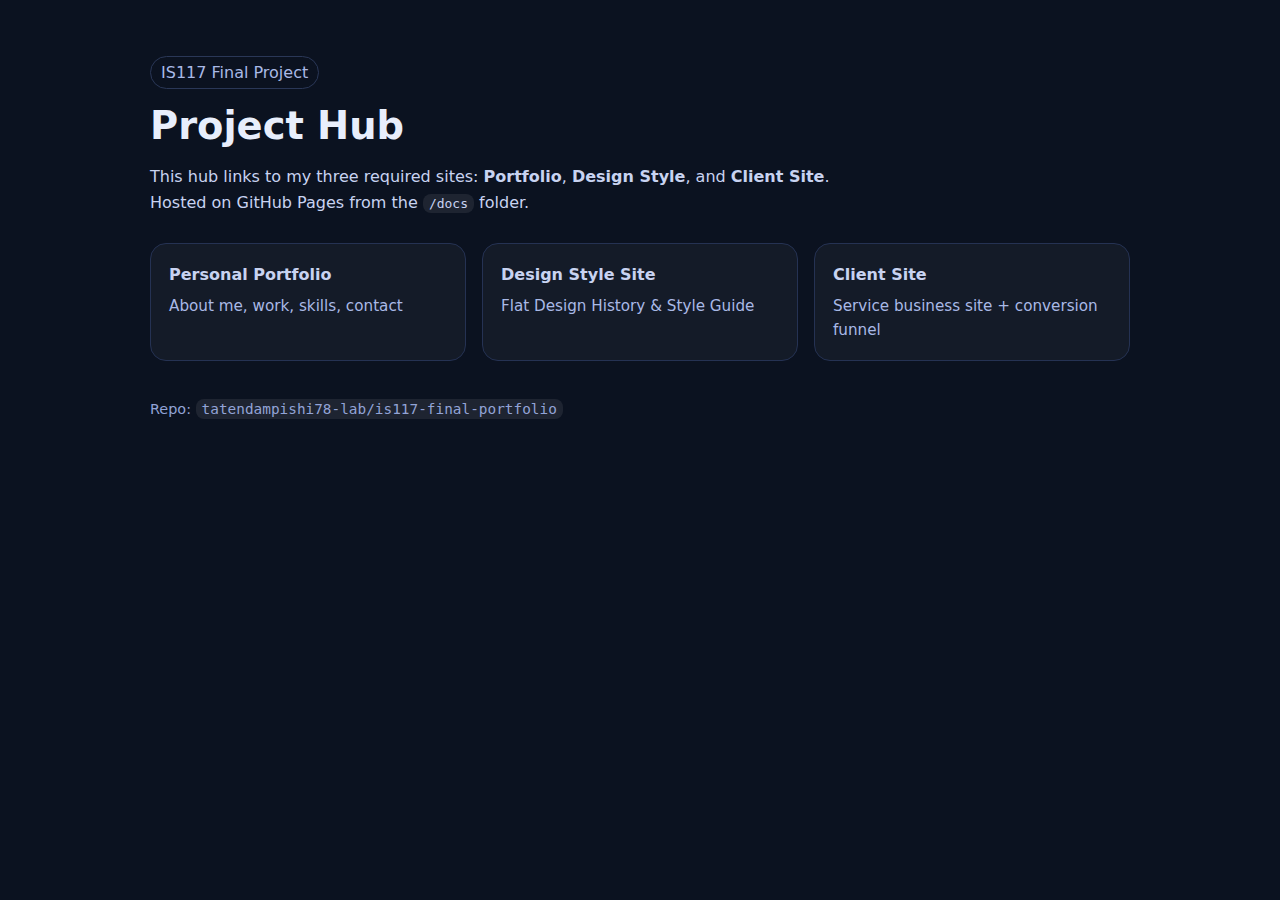
<file: docs/index.html>
<!doctype html>
<html lang="en">
<head>
<meta charset="utf-8" />
<meta name="viewport" content="width=device-width, initial-scale=1" />
<title>IS117 Final Portfolio — Hub</title>
<style>
:root { font-family: system-ui, -apple-system, Segoe UI, Roboto, Arial, sans-serif; }
body { margin: 0; background: #0b1220; color: #e8eefc; }
.wrap { max-width: 980px; margin: 0 auto; padding: 56px 20px; }
.tag { display:inline-block; padding:6px 10px; border:1px solid #2a3757; border-radius:999px; color:#a9b9e6; }
h1 { font-size: clamp(2rem, 3vw, 3rem); margin: 14px 0 10px; }
p { color:#c8d3f1; line-height: 1.6; max-width: 70ch; }
.grid { display:grid; gap:16px; grid-template-columns: repeat(auto-fit, minmax(240px, 1fr)); margin-top: 28px; }
a.card { display:block; text-decoration:none; color:inherit; border:1px solid #253253; border-radius:16px; padding:18px; background: rgba(255,255,255,0.04); }
a.card:hover { border-color:#3b67ff; transform: translateY(-2px); transition: .15s ease; }
.title { font-weight:700; margin:0 0 6px; }
.meta { margin:0; color:#a9b9e6; font-size: 0.95rem; }
footer { margin-top: 40px; color:#92a3d6; font-size: 0.9rem; }
code { background: rgba(255,255,255,0.08); padding: 2px 6px; border-radius: 8px; }
</style>
</head>
<body>
<main class="wrap">
<span class="tag">IS117 Final Project</span>
<h1>Project Hub</h1>
<p>
This hub links to my three required sites: <strong>Portfolio</strong>, <strong>Design Style</strong>, and <strong>Client Site</strong>.
Hosted on GitHub Pages from the <code>/docs</code> folder.
</p>
<section class="grid" aria-label="Project links">
<a class="card" href="./portfolio/">
<p class="title">Personal Portfolio</p>
<p class="meta">About me, work, skills, contact</p>
</a>
<a class="card" href="./design_style/">
<p class="title">Design Style Site</p>
<p class="meta">Flat Design History & Style Guide</p>
</a>
<a class="card" href="./client_site/">
<p class="title">Client Site</p>
<p class="meta">Service business site + conversion funnel</p>
</a>
</section>

<footer>
Repo: <code>tatendampishi78-lab/is117-final-portfolio</code>
</footer>
</main>
</body>
</html>
</file>
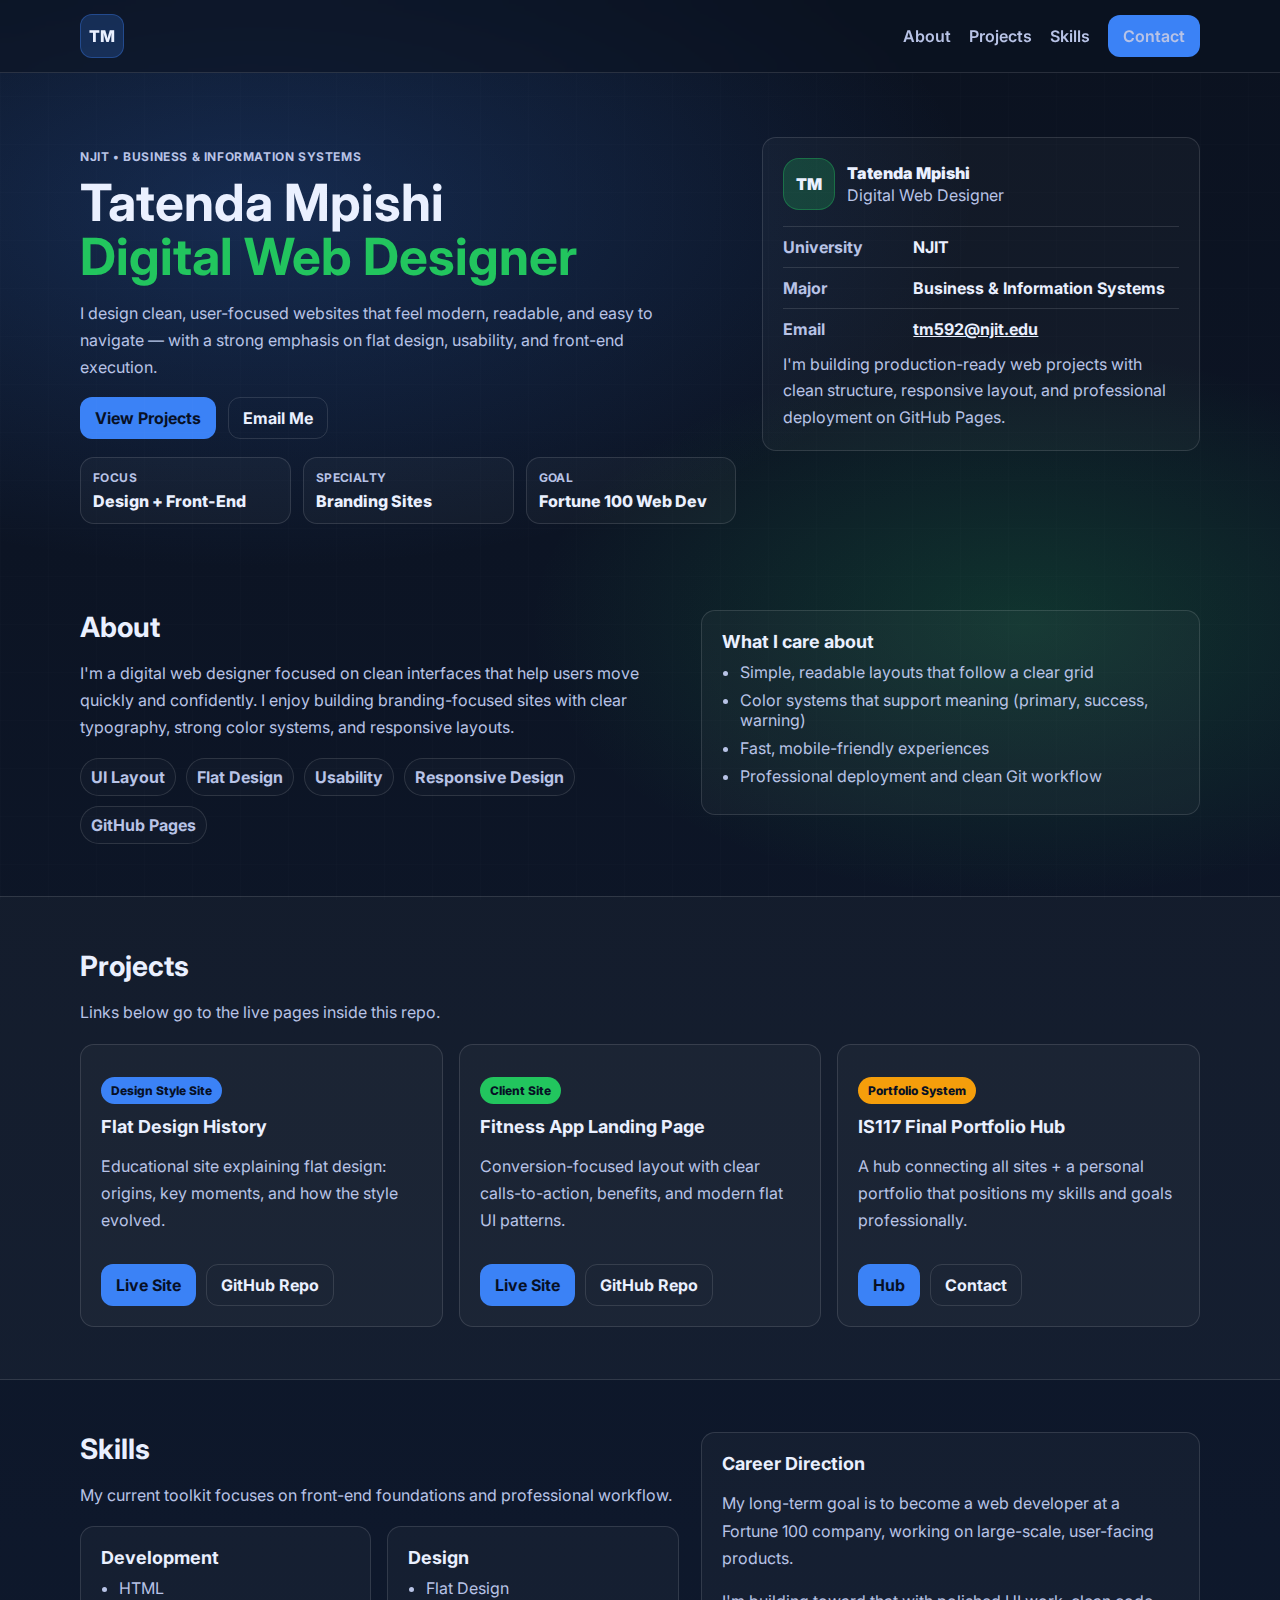
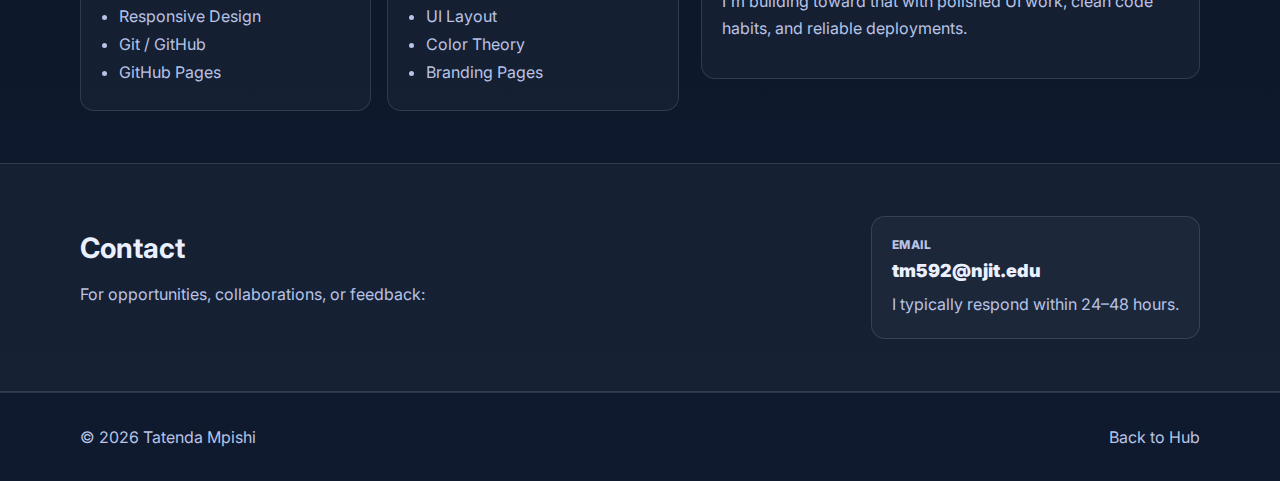
<file: docs/portfolio/index.html>
<!doctype html>
<html lang="en">
  <head>
    <meta charset="utf-8" />
    <meta name="viewport" content="width=device-width, initial-scale=1" />
    <title>Tatenda Mpishi | Digital Web Designer</title>
    <meta
      name="description"
      content="Tatenda Mpishi — Digital Web Designer. Clean, user-focused websites with emphasis on flat design and usability."
    />
    <link rel="stylesheet" href="./style.css" />
  </head>

  <body>
    <a class="skip-link" href="#main">Skip to content</a>

    <header class="site-header">
      <div class="container header-inner">
        <a class="brand" href="../index.html">TM</a>

        <nav class="nav" aria-label="Primary">
          <a href="#about">About</a>
          <a href="#projects">Projects</a>
          <a href="#skills">Skills</a>
          <a href="#contact" class="btn btn-primary">Contact</a>
        </nav>
      </div>
    </header>

    <main id="main">
      <!-- HERO -->
      <section class="hero">
        <div class="container hero-grid">
          <div class="hero-copy">
            <p class="eyebrow">NJIT • Business & Information Systems</p>
            <h1>
              Tatenda Mpishi
              <span class="accent">Digital Web Designer</span>
            </h1>

            <p class="lead">
              I design clean, user-focused websites that feel modern, readable, and
              easy to navigate — with a strong emphasis on flat design, usability,
              and front-end execution.
            </p>

            <div class="hero-cta">
              <a class="btn btn-primary" href="#projects">View Projects</a>
              <a class="btn btn-ghost" href="#contact">Email Me</a>
            </div>

            <div class="hero-meta" role="list">
              <div class="meta-card" role="listitem">
                <p class="meta-label">Focus</p>
                <p class="meta-value">Design + Front-End</p>
              </div>
              <div class="meta-card" role="listitem">
                <p class="meta-label">Specialty</p>
                <p class="meta-value">Branding Sites</p>
              </div>
              <div class="meta-card" role="listitem">
                <p class="meta-label">Goal</p>
                <p class="meta-value">Fortune 100 Web Dev</p>
              </div>
            </div>
          </div>

          <div class="hero-panel" aria-label="Profile summary">
            <div class="panel-top">
              <div class="avatar" aria-hidden="true">TM</div>
              <div>
                <p class="panel-name">Tatenda Mpishi</p>
                <p class="panel-role">Digital Web Designer</p>
              </div>
            </div>

            <dl class="panel-dl">
              <div>
                <dt>University</dt>
                <dd>NJIT</dd>
              </div>
              <div>
                <dt>Major</dt>
                <dd>Business & Information Systems</dd>
              </div>
              <div>
                <dt>Email</dt>
                <dd><a href="mailto:tm592@njit.edu">tm592@njit.edu</a></dd>
              </div>
            </dl>

            <p class="panel-note">
              I'm building production-ready web projects with clean structure,
              responsive layout, and professional deployment on GitHub Pages.
            </p>
          </div>
        </div>
      </section>

      <!-- ABOUT -->
      <section id="about" class="section">
        <div class="container split">
          <div>
            <h2>About</h2>
            <p class="muted">
              I'm a digital web designer focused on clean interfaces that help users
              move quickly and confidently. I enjoy building branding-focused sites
              with clear typography, strong color systems, and responsive layouts.
            </p>

            <div class="pill-row" aria-label="Strengths">
              <span class="pill">UI Layout</span>
              <span class="pill">Flat Design</span>
              <span class="pill">Usability</span>
              <span class="pill">Responsive Design</span>
              <span class="pill">GitHub Pages</span>
            </div>
          </div>

          <div class="card">
            <h3>What I care about</h3>
            <ul class="checklist">
              <li>Simple, readable layouts that follow a clear grid</li>
              <li>Color systems that support meaning (primary, success, warning)</li>
              <li>Fast, mobile-friendly experiences</li>
              <li>Professional deployment and clean Git workflow</li>
            </ul>
          </div>
        </div>
      </section>

      <!-- PROJECTS -->
      <section id="projects" class="section section-alt">
        <div class="container">
          <div class="section-head">
            <h2>Projects</h2>
            <p class="muted">Links below go to the live pages inside this repo.</p>
          </div>

          <div class="grid-3">
            <article class="project">
              <div class="project-top">
                <p class="tag">Design Style Site</p>
                <h3>Flat Design History</h3>
                <p class="muted">
                  Educational site explaining flat design: origins, key moments, and
                  how the style evolved.
                </p>
              </div>
              <div class="project-actions">
                <a class="btn btn-primary" href="../design_style/">Live Site</a>
                <a
                  class="btn btn-ghost"
                  href="https://github.com/tatendampishi78-lab/flat-design-history"
                  target="_blank"
                  rel="noreferrer"
                >
                  GitHub Repo
                </a>
              </div>
            </article>

            <article class="project">
              <div class="project-top">
                <p class="tag tag-alt">Client Site</p>
                <h3>Fitness App Landing Page</h3>
                <p class="muted">
                  Conversion-focused layout with clear calls-to-action, benefits,
                  and modern flat UI patterns.
                </p>
              </div>
              <div class="project-actions">
                <a class="btn btn-primary" href="../client_site/">Live Site</a>
                <a
                  class="btn btn-ghost"
                  href="https://github.com/tatendampishi78-lab/flat-design-site"
                  target="_blank"
                  rel="noreferrer"
                >
                  GitHub Repo
                </a>
              </div>
            </article>

            <article class="project">
              <div class="project-top">
                <p class="tag tag-warn">Portfolio System</p>
                <h3>IS117 Final Portfolio Hub</h3>
                <p class="muted">
                  A hub connecting all sites + a personal portfolio that positions
                  my skills and goals professionally.
                </p>
              </div>
              <div class="project-actions">
                <a class="btn btn-primary" href="../index.html">Hub</a>
                <a class="btn btn-ghost" href="#contact">Contact</a>
              </div>
            </article>
          </div>
        </div>
      </section>

      <!-- SKILLS -->
      <section id="skills" class="section">
        <div class="container split">
          <div>
            <h2>Skills</h2>
            <p class="muted">
              My current toolkit focuses on front-end foundations and professional
              workflow.
            </p>

            <div class="grid-2">
              <div class="card">
                <h3>Development</h3>
                <ul class="list">
                  <li>HTML</li>
                  <li>Responsive Design</li>
                  <li>Git / GitHub</li>
                  <li>GitHub Pages</li>
                </ul>
              </div>

              <div class="card">
                <h3>Design</h3>
                <ul class="list">
                  <li>Flat Design</li>
                  <li>UI Layout</li>
                  <li>Color Theory</li>
                  <li>Branding Pages</li>
                </ul>
              </div>
            </div>
          </div>

          <div class="card">
            <h3>Career Direction</h3>
            <p class="muted">
              My long-term goal is to become a web developer at a Fortune 100 company,
              working on large-scale, user-facing products.
            </p>
            <p class="muted">
              I'm building toward that with polished UI work, clean code habits, and
              reliable deployments.
            </p>
          </div>
        </div>
      </section>

      <!-- CONTACT -->
      <section id="contact" class="section section-alt">
        <div class="container contact">
          <div>
            <h2>Contact</h2>
            <p class="muted">
              For opportunities, collaborations, or feedback:
            </p>
          </div>

          <div class="contact-card">
            <p class="contact-label">Email</p>
            <a class="contact-link" href="mailto:tm592@njit.edu">tm592@njit.edu</a>
            <p class="contact-note muted">
              I typically respond within 24–48 hours.
            </p>
          </div>
        </div>
      </section>
    </main>

    <footer class="footer">
      <div class="container footer-inner">
        <p>© <span id="year"></span> Tatenda Mpishi</p>
        <a href="../index.html">Back to Hub</a>
      </div>
    </footer>

    <script>
      document.getElementById("year").textContent = new Date().getFullYear();
    </script>
  </body>
</html>
</file>
<file: docs/portfolio/style.css>
@import url("https://fonts.googleapis.com/css2?family=Inter:wght@400;600;700&display=swap");

:root {
  --bg: #0b1220;
  --bg2: #0f1a2f;
  --card: #121f3a;
  --text: #eaf0ff;
  --muted: #b8c3e6;
  --line: rgba(255, 255, 255, 0.12);

  --primary: #3b82f6; /* corporate blue */
  --accent: #22c55e;  /* clean green */
  --warn: #f59e0b;

  --radius: 14px;
  --pad: 20px;
  --max: 1120px;
}

* { box-sizing: border-box; }
html { scroll-behavior: smooth; }
body {
  margin: 0;
  font-family: Inter, system-ui, -apple-system, Segoe UI, Roboto, Arial, sans-serif;
  background: radial-gradient(1200px 600px at 20% 10%, rgba(59,130,246,0.22), transparent 60%),
              radial-gradient(900px 500px at 80% 30%, rgba(34,197,94,0.18), transparent 55%),
              linear-gradient(180deg, var(--bg), var(--bg2));
  color: var(--text);
}

/* Subtle flat background pattern (no shadows, no textures) */
body::before {
  content: "";
  position: fixed;
  inset: 0;
  pointer-events: none;
  opacity: 0.15;
  background-image:
    linear-gradient(to right, rgba(255,255,255,0.08) 1px, transparent 1px),
    linear-gradient(to bottom, rgba(255,255,255,0.08) 1px, transparent 1px);
  background-size: 48px 48px;
}

a { color: inherit; }
.container { width: min(var(--max), calc(100% - 40px)); margin: 0 auto; }

.skip-link {
  position: absolute;
  left: -999px;
  top: 10px;
  background: var(--text);
  color: #000;
  padding: 10px 14px;
  border-radius: 10px;
}
.skip-link:focus { left: 12px; }

.site-header {
  position: sticky;
  top: 0;
  z-index: 20;
  border-bottom: 1px solid var(--line);
  backdrop-filter: blur(8px);
  background: rgba(11, 18, 32, 0.55);
}

.header-inner {
  display: flex;
  align-items: center;
  justify-content: space-between;
  padding: 14px 0;
}

.brand {
  display: inline-flex;
  align-items: center;
  justify-content: center;
  width: 44px;
  height: 44px;
  border-radius: 12px;
  background: rgba(59,130,246,0.22);
  border: 1px solid rgba(59,130,246,0.35);
  text-decoration: none;
  font-weight: 800;
  letter-spacing: 0.5px;
}

.nav { display: flex; gap: 18px; align-items: center; }
.nav a { text-decoration: none; color: var(--muted); font-weight: 600; }
.nav a:hover { color: var(--text); }

.btn {
  display: inline-flex;
  align-items: center;
  justify-content: center;
  padding: 10px 14px;
  border-radius: 12px;
  border: 1px solid var(--line);
  text-decoration: none;
  font-weight: 700;
}
.btn-primary {
  background: var(--primary);
  border-color: transparent;
  color: #071025;
}
.btn-ghost { background: transparent; color: var(--text); }
.btn-ghost:hover { border-color: rgba(255,255,255,0.25); }

.hero { padding: 64px 0 34px; }
.hero-grid {
  display: grid;
  grid-template-columns: 1.5fr 1fr;
  gap: 26px;
  align-items: start;
}

.eyebrow { color: var(--muted); font-weight: 700; letter-spacing: 0.6px; text-transform: uppercase; font-size: 12px; }
h1 { margin: 10px 0 10px; font-size: clamp(34px, 4vw, 56px); line-height: 1.05; }
.accent { display: block; color: var(--accent); }

.lead { color: var(--muted); font-size: 16px; line-height: 1.7; max-width: 62ch; }

.hero-cta { display: flex; gap: 12px; margin-top: 16px; flex-wrap: wrap; }

.hero-meta {
  display: grid;
  grid-template-columns: repeat(3, minmax(0, 1fr));
  gap: 12px;
  margin-top: 18px;
}
.meta-card {
  border: 1px solid var(--line);
  border-radius: var(--radius);
  padding: 12px;
  background: rgba(255,255,255,0.03);
}
.meta-label { margin: 0; color: var(--muted); font-size: 12px; font-weight: 700; text-transform: uppercase; letter-spacing: 0.4px; }
.meta-value { margin: 6px 0 0; font-weight: 800; }

.hero-panel {
  border: 1px solid var(--line);
  border-radius: var(--radius);
  padding: var(--pad);
  background: rgba(255, 255, 255, 0.03);
}
.panel-top { display: flex; gap: 12px; align-items: center; }
.avatar {
  width: 52px; height: 52px;
  border-radius: 16px;
  background: rgba(34,197,94,0.22);
  border: 1px solid rgba(34,197,94,0.35);
  display: grid; place-items: center;
  font-weight: 900;
}
.panel-name { margin: 0; font-weight: 900; }
.panel-role { margin: 2px 0 0; color: var(--muted); }

.panel-dl {
  display: grid;
  gap: 10px;
  margin: 16px 0 12px;
}
.panel-dl div {
  display: grid;
  grid-template-columns: 120px 1fr;
  gap: 10px;
  border-top: 1px solid var(--line);
  padding-top: 10px;
}
dt { color: var(--muted); font-weight: 700; }
dd { margin: 0; font-weight: 700; }
.panel-note { color: var(--muted); line-height: 1.65; margin: 0; }

.section { padding: 52px 0; }
.section-alt { background: rgba(255,255,255,0.03); border-top: 1px solid var(--line); border-bottom: 1px solid var(--line); }
.section-head { margin-bottom: 18px; }
h2 { margin: 0 0 10px; font-size: 28px; }
h3 { margin: 0 0 8px; font-size: 18px; }
.muted { color: var(--muted); line-height: 1.7; }

.split {
  display: grid;
  grid-template-columns: 1.2fr 1fr;
  gap: 22px;
  align-items: start;
}

.card {
  border: 1px solid var(--line);
  border-radius: var(--radius);
  padding: var(--pad);
  background: rgba(255,255,255,0.03);
}

.pill-row { display: flex; flex-wrap: wrap; gap: 10px; margin-top: 14px; }
.pill {
  border: 1px solid var(--line);
  padding: 8px 10px;
  border-radius: 999px;
  font-weight: 700;
  color: var(--muted);
  background: rgba(255,255,255,0.02);
}

.checklist { margin: 10px 0 0; padding-left: 18px; color: var(--muted); }
.checklist li { margin: 8px 0; }

.grid-3 {
  display: grid;
  grid-template-columns: repeat(3, minmax(0, 1fr));
  gap: 16px;
}
.grid-2 {
  display: grid;
  grid-template-columns: repeat(2, minmax(0, 1fr));
  gap: 16px;
}

.project {
  border: 1px solid var(--line);
  border-radius: var(--radius);
  padding: var(--pad);
  background: rgba(255,255,255,0.03);
  display: flex;
  flex-direction: column;
  justify-content: space-between;
  min-height: 240px;
}

.tag {
  display: inline-flex;
  align-self: flex-start;
  padding: 6px 10px;
  border-radius: 999px;
  font-size: 12px;
  font-weight: 800;
  color: #071025;
  background: var(--primary);
}
.tag-alt { background: var(--accent); }
.tag-warn { background: var(--warn); }

.project-actions { display: flex; gap: 10px; flex-wrap: wrap; margin-top: 14px; }

.list { margin: 10px 0 0; padding-left: 18px; color: var(--muted); }
.list li { margin: 8px 0; }

.contact {
  display: flex;
  justify-content: space-between;
  align-items: center;
  gap: 18px;
  flex-wrap: wrap;
}

.contact-card {
  border: 1px solid var(--line);
  border-radius: var(--radius);
  padding: var(--pad);
  background: rgba(255,255,255,0.03);
  min-width: 280px;
}
.contact-label { margin: 0; color: var(--muted); font-weight: 800; text-transform: uppercase; letter-spacing: 0.4px; font-size: 12px; }
.contact-link { display: inline-block; margin-top: 8px; font-weight: 900; font-size: 18px; text-decoration: none; }
.contact-note { margin: 10px 0 0; }

.footer {
  border-top: 1px solid var(--line);
  padding: 18px 0;
}
.footer-inner {
  display: flex;
  justify-content: space-between;
  align-items: center;
  gap: 12px;
  flex-wrap: wrap;
  color: var(--muted);
}
.footer a { color: var(--muted); text-decoration: none; }
.footer a:hover { color: var(--text); }

@media (max-width: 980px) {
  .hero-grid, .split { grid-template-columns: 1fr; }
  .grid-3 { grid-template-columns: 1fr; }
  .grid-2 { grid-template-columns: 1fr; }
  .hero-meta { grid-template-columns: 1fr; }
  .panel-dl div { grid-template-columns: 1fr; }
}
</file>
